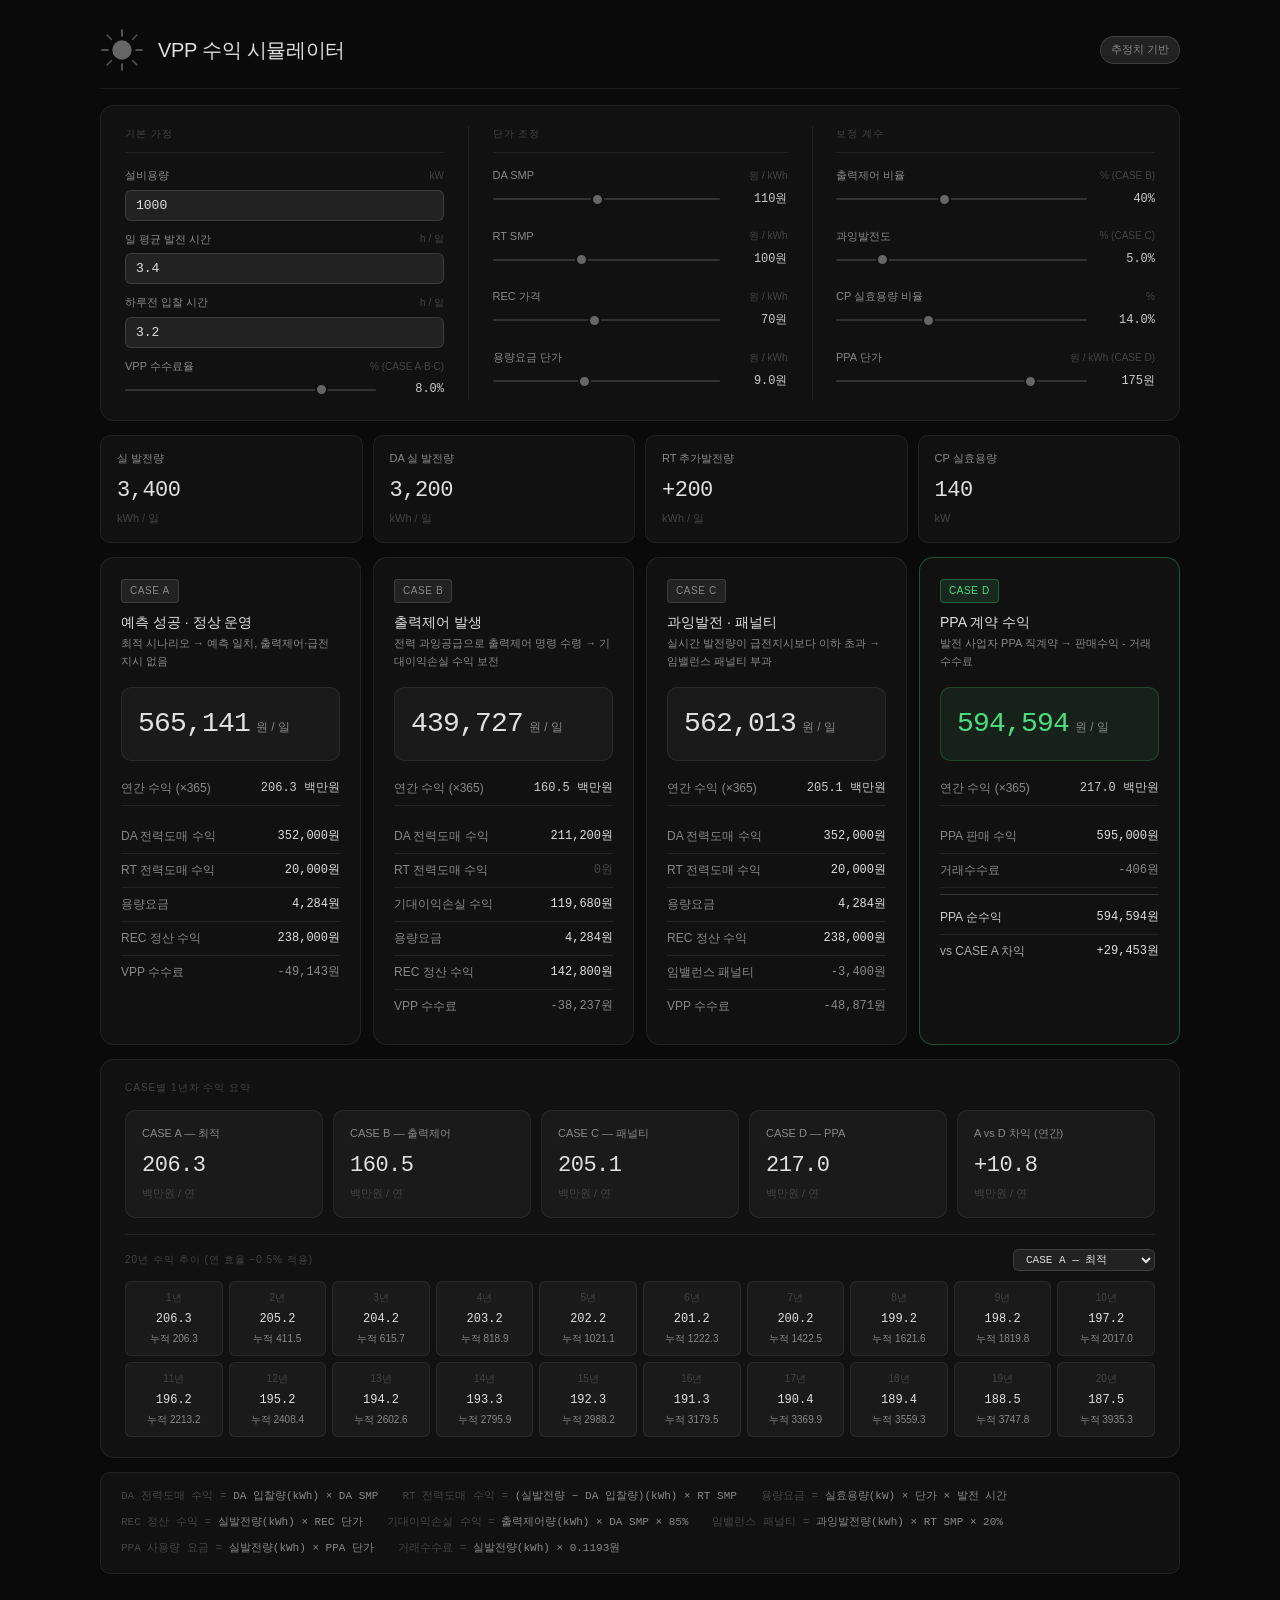
<file: VPP Simulator/index.html>
<!DOCTYPE html>
<html lang="ko">
<head>
<meta charset="UTF-8">
<meta name="viewport" content="width=device-width, initial-scale=1.0">
<title>VPP 수익 시뮬레이터</title>
<link rel="stylesheet" href="styles.css">
</head>
<body>

<div class="header">
  <div class="header-left">
    <svg class="solar-icon" viewBox="0 0 44 44" fill="none" xmlns="http://www.w3.org/2000/svg">
      <g class="solar-rays">
        <line x1="22" y1="2"  x2="22" y2="8"  stroke="#666" stroke-width="1.6" stroke-linecap="round"/>
        <line x1="22" y1="36" x2="22" y2="42" stroke="#666" stroke-width="1.6" stroke-linecap="round"/>
        <line x1="2"  y1="22" x2="8"  y2="22" stroke="#666" stroke-width="1.6" stroke-linecap="round"/>
        <line x1="36" y1="22" x2="42" y2="22" stroke="#666" stroke-width="1.6" stroke-linecap="round"/>
        <line x1="7"  y1="7"  x2="11.5" y2="11.5" stroke="#555" stroke-width="1.4" stroke-linecap="round"/>
        <line x1="32.5" y1="32.5" x2="37" y2="37" stroke="#555" stroke-width="1.4" stroke-linecap="round"/>
        <line x1="37" y1="7"  x2="32.5" y2="11.5" stroke="#555" stroke-width="1.4" stroke-linecap="round"/>
        <line x1="11.5" y1="32.5" x2="7" y2="37" stroke="#555" stroke-width="1.4" stroke-linecap="round"/>
      </g>
      <circle cx="22" cy="22" r="9" fill="#666" stroke="#666" stroke-width="1.4"/>
    </svg>
    <div>
      <div class="header-title">VPP 수익 시뮬레이터</div>
    </div>
  </div>
  <span class="badge">추정치 기반</span>
</div>

<div class="wrap">

  <!-- ① 이용 조건 -->
  <div class="conditions-block">
    <div class="conditions-row">

      <!-- 섹션 1: 기본 가정 -->
      <div class="cond-section">
        <div class="section-eyebrow">기본 가정</div>
        <div class="cond-section-body">
          <div class="cond-item">
            <div class="cond-label"><span>설비용량</span><span class="unit">kW</span></div>
            <input class="num-input" type="number" id="iCAP" value="1000" min="100" max="20000" step="100" oninput="calc()">
          </div>
          <div class="cond-item">
            <div class="cond-label"><span>일 평균 발전 시간</span><span class="unit">h / 일</span></div>
            <input class="num-input" type="number" id="iGEN" value="3.4" min="0.5" max="8" step="0.1" oninput="calc()">
          </div>
          <div class="cond-item">
            <div class="cond-label"><span>하루전 입찰 시간</span><span class="unit">h / 일</span></div>
            <input class="num-input" type="number" id="iBID" value="3.2" min="0.5" max="8" step="0.1" oninput="calc()">
          </div>
          <div class="cond-item">
            <div class="cond-label"><span>VPP 수수료율</span><span class="unit">% (CASE A·B·C)</span></div>
            <div class="slider-wrap">
              <input type="range" min="0" max="10" step="0.1" value="8" id="sVPP" oninput="calc()">
              <span class="slider-val" id="vVPP">8.0%</span>
            </div>
          </div>
        </div>
      </div>

      <div class="cond-divider"></div>

      <!-- 섹션 2: 단가 조정 -->
      <div class="cond-section">
        <div class="section-eyebrow">단가 조정</div>
        <div class="cond-section-body">
          <div class="cond-item">
            <div class="cond-label"><span>DA SMP</span><span class="unit">원 / kWh</span></div>
            <div class="slider-wrap">
              <input type="range" min="50" max="180" step="1" value="110" id="sDA" oninput="calc()">
              <span class="slider-val" id="vDA">110원</span>
            </div>
          </div>
          <div class="cond-item">
            <div class="cond-label"><span>RT SMP</span><span class="unit">원 / kWh</span></div>
            <div class="slider-wrap">
              <input type="range" min="50" max="180" step="1" value="100" id="sRT" oninput="calc()">
              <span class="slider-val" id="vRT">100원</span>
            </div>
          </div>
          <div class="cond-item">
            <div class="cond-label"><span>REC 가격</span><span class="unit">원 / kWh</span></div>
            <div class="slider-wrap">
              <input type="range" min="30" max="120" step="1" value="70" id="sREC" oninput="calc()">
              <span class="slider-val" id="vREC">70원</span>
            </div>
          </div>
          <div class="cond-item">
            <div class="cond-label"><span>용량요금 단가</span><span class="unit">원 / kWh</span></div>
            <div class="slider-wrap">
              <input type="range" min="5" max="15" step="0.5" value="9" id="sCP" oninput="calc()">
              <span class="slider-val" id="vCP">9.0원</span>
            </div>
          </div>
        </div>
      </div>

      <div class="cond-divider"></div>

      <!-- 섹션 3: 보정 계수 + PPA 단가 -->
      <div class="cond-section">
        <div class="section-eyebrow">보정 계수</div>
        <div class="cond-section-body">
          <div class="cond-item">
            <div class="cond-label"><span>출력제어 비율</span><span class="unit">% (CASE B)</span></div>
            <div class="slider-wrap">
              <input type="range" min="10" max="80" step="5" value="40" id="sCUT" oninput="calc()">
              <span class="slider-val" id="vCUT">40%</span>
            </div>
          </div>
          <div class="cond-item">
            <div class="cond-label"><span>과잉발전도</span><span class="unit">% (CASE C)</span></div>
            <div class="slider-wrap">
              <input type="range" min="0" max="30" step="0.5" value="5" id="iPEN" oninput="calc()">
              <span class="slider-val" id="vPEN">5.0%</span>
            </div>
          </div>
          <div class="cond-item">
            <div class="cond-label"><span>CP 실효용량 비율</span><span class="unit">%</span></div>
            <div class="slider-wrap">
              <input type="range" min="5" max="30" step="0.5" value="13.9" id="sEFF" oninput="calc()">
              <span class="slider-val" id="vEFF">13.9%</span>
            </div>
          </div>
          <div class="cond-item">
            <div class="cond-label"><span>PPA 단가</span><span class="unit">원 / kWh (CASE D)</span></div>
            <div class="slider-wrap">
              <input type="range" min="80" max="200" step="1" value="175" id="sPPA" oninput="calc()">
              <span class="slider-val" id="vPPA">175원</span>
            </div>
          </div>
        </div>
      </div>

    </div>
  </div>

  <!-- ② 요약 지표 -->
  <div class="summary-bar">
    <div class="summary-card">
      <div class="summary-label">실 발전량</div>
      <div class="summary-val" id="sDailyGen">—</div>
      <div class="summary-unit">kWh / 일</div>
    </div>
    <div class="summary-card">
      <div class="summary-label">DA 실 발전량</div>
      <div class="summary-val" id="sDailyBid">—</div>
      <div class="summary-unit">kWh / 일</div>
    </div>
    <div class="summary-card">
      <div class="summary-label">RT 추가발전량</div>
      <div class="summary-val" id="sDailyRT">—</div>
      <div class="summary-unit">kWh / 일</div>
    </div>
    <div class="summary-card">
      <div class="summary-label">CP 실효용량</div>
      <div class="summary-val" id="sEffCap">—</div>
      <div class="summary-unit">kW</div>
    </div>
  </div>

  <!-- ③ CASE 카드 -->
  <div class="cases-grid">

    <div class="case-card">
      <div class="case-badge">CASE A</div>
      <div class="case-title">예측 성공 · 정상 운영</div>
      <div class="case-desc">최적 시나리오 → 예측 일치, 출력제어·급전지시 없음</div>
      <div class="case-total-area">
        <div class="case-total" id="cA_total">—</div>
        <div class="case-total-label">원 / 일</div>
      </div>
      <div class="case-annual">
        <span>연간 수익 (×365)</span>
        <span class="case-annual-val" id="cA_annual">—</span>
      </div>
      <div class="case-rows">
        <div class="case-row"><span class="case-row-label">DA 전력도매 수익</span><span class="case-row-val" id="cA_da">—</span></div>
        <div class="case-row"><span class="case-row-label">RT 전력도매 수익</span><span class="case-row-val" id="cA_rt">—</span></div>
        <div class="case-row"><span class="case-row-label">용량요금</span><span class="case-row-val" id="cA_cp">—</span></div>
        <div class="case-row"><span class="case-row-label">REC 정산 수익</span><span class="case-row-val" id="cA_rec">—</span></div>
        <div class="case-row"><span class="case-row-label">VPP 수수료</span><span class="case-row-val neg" id="cA_vpp">—</span></div>
      </div>
    </div>

    <div class="case-card">
      <div class="case-badge">CASE B</div>
      <div class="case-title">출력제어 발생</div>
      <div class="case-desc">전력 과잉공급으로 출력제어 명령 수령 → 기대이익손실 수익 보전</div>
      <div class="case-total-area">
        <div class="case-total" id="cB_total">—</div>
        <div class="case-total-label">원 / 일</div>
      </div>
      <div class="case-annual">
        <span>연간 수익 (×365)</span>
        <span class="case-annual-val" id="cB_annual">—</span>
      </div>
      <div class="case-rows">
        <div class="case-row"><span class="case-row-label">DA 전력도매 수익</span><span class="case-row-val" id="cB_da">—</span></div>
        <div class="case-row"><span class="case-row-label">RT 전력도매 수익</span><span class="case-row-val zero">0원</span></div>
        <div class="case-row"><span class="case-row-label">기대이익손실 수익</span><span class="case-row-val" id="cB_exp">—</span></div>
        <div class="case-row"><span class="case-row-label">용량요금</span><span class="case-row-val" id="cB_cp">—</span></div>
        <div class="case-row"><span class="case-row-label">REC 정산 수익</span><span class="case-row-val" id="cB_rec">—</span></div>
        <div class="case-row"><span class="case-row-label">VPP 수수료</span><span class="case-row-val neg" id="cB_vpp">—</span></div>
      </div>
    </div>

    <div class="case-card">
      <div class="case-badge">CASE C</div>
      <div class="case-title">과잉발전 · 패널티</div>
      <div class="case-desc">실시간 발전량이 급전지시보다 이하 초과 → 임밸런스 패널티 부과</div>
      <div class="case-total-area">
        <div class="case-total" id="cC_total">—</div>
        <div class="case-total-label">원 / 일</div>
      </div>
      <div class="case-annual">
        <span>연간 수익 (×365)</span>
        <span class="case-annual-val" id="cC_annual">—</span>
      </div>
      <div class="case-rows">
        <div class="case-row"><span class="case-row-label">DA 전력도매 수익</span><span class="case-row-val" id="cC_da">—</span></div>
        <div class="case-row"><span class="case-row-label">RT 전력도매 수익</span><span class="case-row-val" id="cC_rt">—</span></div>
        <div class="case-row"><span class="case-row-label">용량요금</span><span class="case-row-val" id="cC_cp">—</span></div>
        <div class="case-row"><span class="case-row-label">REC 정산 수익</span><span class="case-row-val" id="cC_rec">—</span></div>
        <div class="case-row"><span class="case-row-label">임밸런스 패널티</span><span class="case-row-val neg" id="cC_pen">—</span></div>
        <div class="case-row"><span class="case-row-label">VPP 수수료</span><span class="case-row-val neg" id="cC_vpp">—</span></div>
      </div>
    </div>

    <div class="case-card" style="border-color:rgba(74,222,128,0.3);">
      <div class="case-badge" style="background:rgba(74,222,128,0.12);color:#4ade80;border-color:rgba(74,222,128,0.3);">CASE D</div>
      <div class="case-title">PPA 계약 수익</div>
      <div class="case-desc">발전 사업자 PPA 직계약 → 판매수익 - 거래수수료</div>
      <div class="case-total-area" style="background:rgba(74,222,128,0.08);border-color:rgba(74,222,128,0.2);">
        <div class="case-total" style="color:#4ade80;" id="cD_total">—</div>
        <div class="case-total-label">원 / 일</div>
      </div>
      <div class="case-annual">
        <span>연간 수익 (×365)</span>
        <span class="case-annual-val" id="cD_annual">—</span>
      </div>
      <div class="case-rows">
        <div class="case-row"><span class="case-row-label">PPA 판매 수익</span><span class="case-row-val" id="cD_ppa">—</span></div>
        <div class="case-row"><span class="case-row-label">거래수수료</span><span class="case-row-val neg" id="cD_fee">—</span></div>
        <div style="border-top:0.5px solid #333;margin:6px 0"></div>
        <div class="case-row"><span class="case-row-label" style="color:#ccc">PPA 순수익</span><span class="case-row-val" id="cD_net">—</span></div>
        <div class="case-row"><span class="case-row-label" style="color:#aaa">vs CASE A 차익</span><span class="case-row-val" id="cD_diff">—</span></div>
      </div>
    </div>

  </div>

  <!-- ④ 20년 수익 요약 -->
  <div class="annual-block">
    <div class="block-eyebrow">CASE별 1년차 수익 요약</div>
    <div class="annual-grid">
      <div class="annual-card">
        <div class="annual-label">CASE A — 최적</div>
        <div class="annual-val" id="aA">—</div>
        <div class="annual-unit">백만원 / 연</div>
      </div>
      <div class="annual-card">
        <div class="annual-label">CASE B — 출력제어</div>
        <div class="annual-val" id="aB">—</div>
        <div class="annual-unit">백만원 / 연</div>
      </div>
      <div class="annual-card">
        <div class="annual-label">CASE C — 패널티</div>
        <div class="annual-val" id="aC">—</div>
        <div class="annual-unit">백만원 / 연</div>
      </div>
      <div class="annual-card">
        <div class="annual-label">CASE D — PPA</div>
        <div class="annual-val" id="aD">—</div>
        <div class="annual-unit">백만원 / 연</div>
      </div>
      <div class="annual-card">
        <div class="annual-label">A vs D 차익 (연간)</div>
        <div class="annual-val" id="aDiff">—</div>
        <div class="annual-unit">백만원 / 연</div>
      </div>
    </div>

    <div class="twenty-title" style="display:flex;align-items:center;justify-content:space-between;">
      <span>20년 수익 추이 (연 효율 −0.5% 적용)</span>
      <select class="num-input" id="twentyCase" onchange="renderTwenty()" style="width:auto;padding:3px 8px;font-size:11px;">
        <option value="A">CASE A — 최적</option>
        <option value="B">CASE B — 출력제어</option>
        <option value="C">CASE C — 패널티</option>
        <option value="D">CASE D — PPA</option>
      </select>
    </div>
    <div class="twenty-grid" id="twentyGrid"></div>
  </div>

  <!-- ⑤ 수식 -->
  <div class="formula-block">
    <div class="formula-item">DA 전력도매 수익 = <span>DA 입찰량(kWh) × DA SMP</span></div>
    <div class="formula-item">RT 전력도매 수익 = <span>(실발전량 − DA 입찰량)(kWh) × RT SMP</span></div>
    <div class="formula-item">용량요금 = <span>실효용량(kW) × 단가 × 발전 시간</span></div>
    <div class="formula-item">REC 정산 수익 = <span>실발전량(kWh) × REC 단가</span></div>
    <div class="formula-item">기대이익손실 수익 = <span>출력제어량(kWh) × DA SMP × 85%</span></div>
    <div class="formula-item">임밸런스 패널티 = <span>과잉발전량(kWh) × RT SMP × 20%</span></div>
    <div class="formula-item">PPA 사용량 요금 = <span>실발전량(kWh) × PPA 단가</span></div>
    <div class="formula-item">거래수수료 = <span>실발전량(kWh) × 0.1193원</span></div>
  </div>

</div>

<script src="simulator.js"></script>
</body>
</html>
</file>
<file: VPP Simulator/styles.css>
:root {
  --bg0: #0a0a0a;
  --bg1: #111111;
  --bg2: #1a1a1a;
  --bg3: #222222;
  --bg4: #2a2a2a;
  --bg5: #333333;
  --border:       rgba(255,255,255,0.07);
  --border-strong:rgba(255,255,255,0.12);
  --text-primary:   #e0e0e0;
  --text-secondary: #888888;
  --text-tertiary:  #444444;
  --text-accent:    #cccccc;
  --thumb: #666666;
  --thumb-hover: #888888;
  --radius-sm: 6px;
  --radius-md: 10px;
  --radius-lg: 14px;
  --font: -apple-system,'Helvetica Neue',sans-serif;
  --mono: 'SF Mono','Menlo','Consolas',monospace;
}
* { box-sizing: border-box; margin: 0; padding: 0; }
body {
  background: var(--bg0);
  color: var(--text-primary);
  font-family: var(--font);
  font-size: 14px;
  line-height: 1.6;
  min-height: 100vh;
  padding: 28px 20px 60px;
}

/* 헤더 */
.header {
  max-width: 1080px; margin: 0 auto 16px;
  display: flex; align-items: center; justify-content: space-between;
  border-bottom: 0.5px solid var(--border); padding-bottom: 16px;
}
.header-left  { display: flex; align-items: center; gap: 14px; }
.header-title { font-size: 20px; font-weight: 500; letter-spacing: -0.3px; color: var(--text-primary); }
.header-sub   { font-size: 12px; color: var(--text-secondary); margin-top: 3px; }

/* 태양광 아이콘 애니메이션 */
.solar-icon { flex-shrink: 0; width: 44px; height: 44px; }
.solar-rays { transform-origin: 22px 22px; animation: spin 8s linear infinite; }
.solar-panel { animation: pulse 3s ease-in-out infinite; }
@keyframes spin {
  from { transform: rotate(0deg); }
  to   { transform: rotate(360deg); }
}
@keyframes pulse {
  0%, 100% { opacity: 0.9; }
  50%       { opacity: 0.5; }
}
.badge {
  font-size: 11px; font-weight: 500;
  background: var(--bg3); color: var(--text-secondary);
  padding: 4px 10px; border-radius: 20px;
  border: 0.5px solid var(--border-strong);
  white-space: nowrap;
}

.wrap { max-width: 1080px; margin: 0 auto; display: flex; flex-direction: column; gap: 14px; }

/* 조건 블록 */
.conditions-block {
  background: var(--bg1);
  border: 0.5px solid var(--border);
  border-radius: var(--radius-lg);
  padding: 20px 24px;
}
.conditions-row {
  display: grid;
  grid-template-columns: 1fr 0.5px 1fr 0.5px 1fr;
  gap: 0;
  align-items: stretch;
}
.cond-section {
  padding: 0 24px;
  display: flex;
  flex-direction: column;
}
.cond-section:first-child { padding-left: 0; }
.cond-section:last-child  { padding-right: 0; }
.cond-section .cond-item:last-child { margin-bottom: 0; }
.cond-section-body {
  flex: 1;
  display: flex;
  flex-direction: column;
  justify-content: space-between;
  gap: 0;
}
.cond-divider { background: var(--border); }

.section-eyebrow {
  font-size: 10px; font-weight: 500; letter-spacing: 0.1em; text-transform: uppercase;
  color: var(--text-tertiary); margin-bottom: 14px;
  padding-bottom: 10px; border-bottom: 0.5px solid var(--border);
}

.cond-item { margin-bottom: 0; flex: 1; display: flex; flex-direction: column; justify-content: flex-start; padding-bottom: 10px; }
.cond-item:last-child { padding-bottom: 0; }
.cond-label {
  font-size: 11px; color: var(--text-secondary);
  margin-bottom: 5px; display: flex; justify-content: space-between; align-items: center;
}
.cond-label .unit { font-size: 10px; color: var(--text-tertiary); }

.num-input {
  width: 100%;
  background: var(--bg3);
  border: 0.5px solid var(--border-strong);
  border-radius: var(--radius-sm);
  color: var(--text-primary);
  font-family: var(--mono);
  font-size: 13px;
  padding: 7px 10px;
  outline: none;
  transition: border-color 0.15s;
}
.num-input:focus { border-color: var(--text-secondary); }
select.num-input { cursor: pointer; }
select.num-input option { background: var(--bg3); }

.slider-wrap { display: flex; align-items: center; gap: 8px; }
.slider-wrap input[type=range] {
  -webkit-appearance: none; appearance: none;
  flex: 1; height: 2px;
  background: var(--bg5); border-radius: 2px; outline: none; cursor: pointer;
}
.slider-wrap input[type=range]::-webkit-slider-thumb {
  -webkit-appearance: none;
  width: 13px; height: 13px; border-radius: 50%;
  background: var(--thumb); border: 2px solid var(--bg1);
  cursor: pointer; transition: background 0.15s;
}
.slider-wrap input[type=range]::-webkit-slider-thumb:hover { background: var(--thumb-hover); }
.slider-val {
  font-family: var(--mono); font-size: 12px; font-weight: 500;
  color: var(--text-accent); min-width: 60px; text-align: right;
}

/* 요약 지표 */
.summary-bar { display: grid; grid-template-columns: repeat(4,1fr); gap: 10px; }
.summary-card {
  background: var(--bg1); border: 0.5px solid var(--border);
  border-radius: var(--radius-md); padding: 14px 16px;
}
.summary-label { font-size: 11px; color: var(--text-secondary); margin-bottom: 6px; }
.summary-val   { font-size: 22px; font-weight: 400; font-family: var(--mono); letter-spacing: -0.5px; color: var(--text-primary); }
.summary-unit  { font-size: 11px; color: var(--text-tertiary); margin-top: 2px; }

/* CASE 카드 */
.cases-grid { display: grid; grid-template-columns: repeat(4,1fr); gap: 12px; }
.case-card {
  background: var(--bg1); border: 0.5px solid var(--border);
  border-radius: var(--radius-lg); padding: 20px;
  transition: border-color 0.2s;
}
.case-card:hover { border-color: var(--border-strong); }

.case-badge {
  display: inline-block; font-size: 10px; font-weight: 500;
  letter-spacing: 0.06em; text-transform: uppercase;
  padding: 3px 8px; border-radius: 4px; margin-bottom: 8px;
  background: var(--bg3); color: var(--text-secondary);
  border: 0.5px solid var(--border-strong);
}

.case-title { font-size: 14px; font-weight: 500; color: var(--text-primary); }
.case-desc  { font-size: 11px; color: var(--text-secondary); margin-top: 2px; margin-bottom: 16px; }

.case-total-area {
  background: var(--bg2); border-radius: var(--radius-md);
  padding: 14px 16px; margin-bottom: 12px;
  display: flex; align-items: baseline; gap: 6px;
  border: 0.5px solid var(--border);
}
.case-total       { font-size: 28px; font-weight: 400; font-family: var(--mono); letter-spacing: -0.8px; color: var(--text-primary); }
.case-total-label { font-size: 12px; color: var(--text-secondary); }

.case-annual {
  font-size: 12px; color: var(--text-secondary);
  display: flex; justify-content: space-between; margin-bottom: 14px;
  padding: 6px 0; border-bottom: 0.5px solid var(--border);
}
.case-annual-val { font-family: var(--mono); font-weight: 500; color: var(--text-accent); }

.case-rows { display: flex; flex-direction: column; }
.case-row {
  display: flex; justify-content: space-between; align-items: center;
  padding: 7px 0; border-bottom: 0.5px solid var(--border);
}
.case-row:last-child { border-bottom: none; }
.case-row-label { font-size: 12px; color: var(--text-secondary); }
.case-row-val   { font-family: var(--mono); font-size: 12px; color: var(--text-primary); }
.case-row-val.neg  { color: #888888; }
.case-row-val.zero { color: var(--text-tertiary); }

/* 연간 요약 */
.annual-block {
  background: var(--bg1); border: 0.5px solid var(--border);
  border-radius: var(--radius-lg); padding: 20px 24px;
}
.block-eyebrow {
  font-size: 10px; font-weight: 500; letter-spacing: 0.1em; text-transform: uppercase;
  color: var(--text-tertiary); margin-bottom: 14px;
}
.annual-grid {
  display: grid;
  grid-template-columns: repeat(5, 1fr);
  gap: 10px;
  margin-bottom: 16px;
}
.annual-card {
  background: var(--bg2); border: 0.5px solid var(--border);
  border-radius: var(--radius-md); padding: 14px 16px;
}
.annual-label { font-size: 11px; color: var(--text-secondary); margin-bottom: 6px; }
.annual-val   { font-size: 22px; font-weight: 400; font-family: var(--mono); letter-spacing: -0.5px; color: var(--text-primary); }
.annual-unit  { font-size: 11px; color: var(--text-tertiary); margin-top: 2px; }

/* 20년 수익 그리드 */
.twenty-title {
  font-size: 10px; font-weight: 500; letter-spacing: 0.1em; text-transform: uppercase;
  color: var(--text-tertiary); margin-bottom: 10px; padding-top: 14px;
  border-top: 0.5px solid var(--border);
}
.twenty-grid {
  display: grid;
  grid-template-columns: repeat(10, 1fr);
  gap: 6px;
}
.twenty-card {
  background: var(--bg2); border: 0.5px solid var(--border);
  border-radius: var(--radius-sm); padding: 8px 10px;
  text-align: center;
}
.twenty-year  { font-size: 10px; color: var(--text-tertiary); margin-bottom: 4px; }
.twenty-val   { font-size: 12px; font-weight: 400; font-family: var(--mono); color: var(--text-primary); }
.twenty-cum   { font-size: 10px; color: var(--text-secondary); margin-top: 2px; }

/* 수식 박스 */
.formula-block {
  background: var(--bg1); border: 0.5px solid var(--border);
  border-radius: var(--radius-md); padding: 14px 20px;
  display: flex; flex-wrap: wrap; gap: 6px 24px;
}
.formula-item {
  font-family: var(--mono); font-size: 11px;
  color: var(--text-tertiary); line-height: 1.8;
  white-space: nowrap;
}
.formula-item span { color: var(--text-secondary); }

@media (max-width: 860px) {
  .conditions-row { grid-template-columns: 1fr; }
  .cond-divider { height: 0.5px; width: 100%; margin: 16px 0; }
  .cond-section { padding: 0; }
  .cases-grid { grid-template-columns: 1fr; }
  .annual-grid { grid-template-columns: repeat(2,1fr); }
  .summary-bar { grid-template-columns: repeat(2,1fr); }
}
</file>
